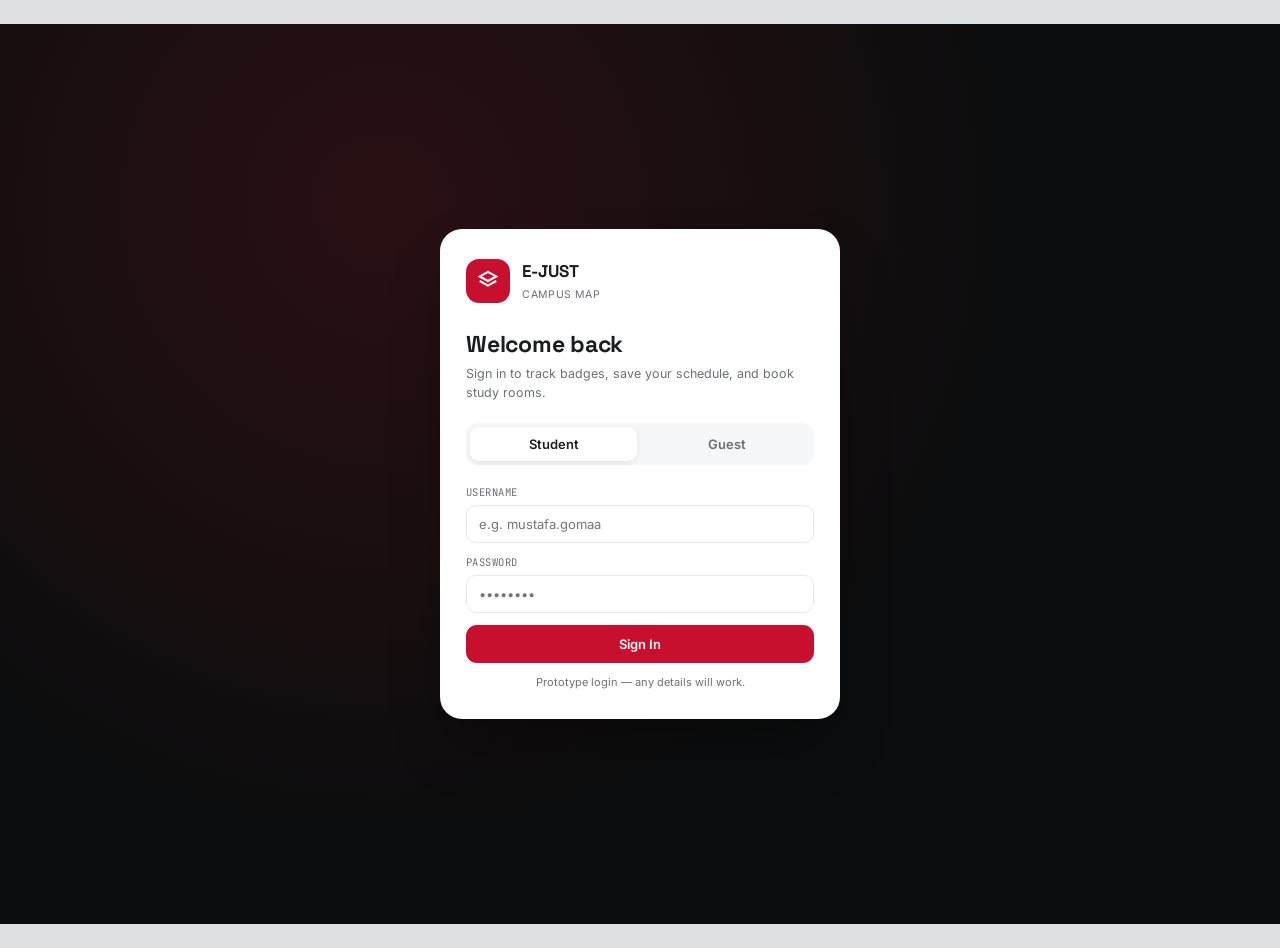
<file: index.html>
<!DOCTYPE html>
<html lang="en">
<head>
<meta charset="UTF-8">
<meta name="viewport" content="width=device-width, initial-scale=1.0">
<title>E-JUST Campus Map</title>
<link rel="preconnect" href="https://fonts.googleapis.com">
<link href="https://fonts.googleapis.com/css2?family=Space+Grotesk:wght@500;600;700&family=Inter:wght@400;500;600;700&family=JetBrains+Mono:wght@400;500;600&display=swap" rel="stylesheet">
<link rel="stylesheet" href="styles.css">
</head>
<body>
<div id="screen-login">
  <div class="login-card">
    <div class="login-logo">
      <div class="logo-mark" style="width:44px; height:44px; border-radius:13px;"><svg width="22" height="22" viewBox="0 0 24 24" fill="none" stroke="#fff" stroke-width="2.2"><path d="M12 2 3 7l9 5 9-5-9-5z"/><path d="M3 12l9 5 9-5"/></svg></div>
      <div><b>E-JUST</b><span>Campus Map</span></div>
    </div>
    <h1>Welcome back</h1>
    <p class="login-sub">Sign in to track badges, save your schedule, and book study rooms.</p>
    <div class="login-tabs">
      <button class="on" data-logintab="student">Student</button>
      <button data-logintab="guest">Guest</button>
    </div>
    <div id="login-student-form">
      <div class="field"><label>USERNAME</label><input type="text" id="login-username" placeholder="e.g. mustafa.gomaa"></div>
      <div class="field"><label>PASSWORD</label><input type="password" id="login-pass" placeholder="&bull;&bull;&bull;&bull;&bull;&bull;&bull;&bull;"></div>
      <button class="btn btn-primary btn-block" id="login-submit">Sign In</button>
      <p class="login-note">Prototype login &mdash; any details will work.</p>
    </div>
    <div id="login-guest-form" class="hidden">
      <p class="login-note" style="margin:6px 0 16px;">Browse the map, search buildings and doctors, and get directions without an account. Badges and schedule won\u2019t be saved.</p>
      <button class="btn btn-dark btn-block" id="login-guest-submit">Continue as Guest</button>
    </div>
  </div>
</div>

<div id="app-shell">
  <div class="topbar">
    <div class="logo-mark"><svg width="16" height="16" viewBox="0 0 24 24" fill="none" stroke="#fff" stroke-width="2.2"><path d="M12 2 3 7l9 5 9-5-9-5z"/><path d="M3 12l9 5 9-5"/></svg></div>
    <div class="logo-text"><b>E-JUST</b><span>Campus Map</span></div>
    <div class="topnav" id="topnav">
      <button data-nav="map"><span data-lbl="map">Map</span></button>
      <button data-nav="doctors"><span data-lbl="directory">Directory</span></button>
      <button data-nav="visitor"><span data-lbl="explore">Explore</span></button>
      <button data-nav="help"><span data-lbl="help">Help</span></button>
    </div>
    <div class="avatar" data-nav="profile" id="topbar-avatar">GU</div>
  </div>

  <div id="content"></div>

  <div class="bottombar" id="bottombar">
    <button data-nav="home"><svg viewBox="0 0 24 24" fill="none" stroke="currentColor" stroke-width="2"><path d="M3 11l9-7 9 7"/><path d="M5 10v10h14V10"/></svg><span class="lbl" data-lbl="home">Home</span></button>
    <button data-nav="map"><svg viewBox="0 0 24 24" fill="none" stroke="currentColor" stroke-width="2"><path d="M1 6v16l7-4 8 4 7-4V2l-7 4-8-4-7 4z"/></svg><span class="lbl" data-lbl="map">Map</span></button>
    <button data-nav="search"><svg viewBox="0 0 24 24" fill="none" stroke="currentColor" stroke-width="2"><circle cx="11" cy="11" r="7"/><line x1="21" y1="21" x2="16.65" y2="16.65"/></svg><span class="lbl" data-lbl="search">Search</span></button>
    <button data-nav="saved"><svg viewBox="0 0 24 24" fill="none" stroke="currentColor" stroke-width="2"><path d="M19 21l-7-4-7 4V5a2 2 0 0 1 2-2h10a2 2 0 0 1 2 2z"/></svg><span class="lbl" data-lbl="saved">Saved</span></button>
    <button data-nav="more"><svg viewBox="0 0 24 24" fill="none" stroke="currentColor" stroke-width="2"><circle cx="5" cy="12" r="1.6"/><circle cx="12" cy="12" r="1.6"/><circle cx="19" cy="12" r="1.6"/></svg><span class="lbl" data-lbl="more">More</span></button>
  </div>
</div>
<div id="toast" class="toast"></div>

<script src="app.js"></script>
</body>
</html>
</file>
<file: styles.css>
:root{
  --red:#C8102E;
  --red-dark:#9F0C24;
  --red-tint:#FBE7EA;
  --gold:#C89A44;
  --gold-tint:#F6EDDB;
  --ink:#1B1D1F;
  --ink-soft:#6B7076;
  --slate:#8A9099;
  --line:#E6E8EA;
  --bg:#F6F7F8;
  --white:#FFFFFF;
  --green:#1E8A4C;
  --surface-dark:#1B1D1F;
  --green-tint:#E3F3E9;
  --radius:16px;
  --shadow:0 10px 24px -12px rgba(27,29,31,0.16);
  --font-display:'Space Grotesk', sans-serif;
  --font-body:'Inter', sans-serif;
  --font-mono:'JetBrains Mono', monospace;
}
*{box-sizing:border-box;}

/* ===== CURSOR: pointer on every interactive element ===== */
button, .btn, select,
[data-nav], [data-action], [data-searchresult], [data-recent-term], [data-visitor-link],
[data-pin], [data-pin-select], [data-layer], [data-restab], [data-savedtab], [data-roomfilter],
[data-toggle-floor], [data-faq], [data-setting], [data-mode], [data-zoomctl], [data-crumb],
.acc-head, .faq-q, .switch, .avatar, .fchip, .tabbar button, .mode-tabs button,
.qcard, .pop-card, .res-row, .doc-row, .more-row, .saved-row, .room-tile, .sidebar-item,
.icon-btn, .bookmark-btn, .swap-btn, .mc-btn, .recent-chip button, .layer-item, .map-pin,
label.layer-item{
  cursor:pointer;
}
input[type="text"], input[type="email"], textarea{ cursor:text; }
input:disabled, button:disabled{ cursor:not-allowed; }
html,body{margin:0; padding:0;}
body{
  background:#DEE1E3; font-family:var(--font-body); color:var(--ink); -webkit-font-smoothing:antialiased;
  min-height:100vh; transition:background .2s;
}
body.dark{
  --ink:#F1F2F3; --ink-soft:#9AA0A6; --line:#2C2F33; --bg:#141618; --white:#1D2023; --red-tint:#3A1A1F; --gold-tint:#332A16;
  background:#0C0D0E;
}
body.dark .qcard, body.dark .card, body.dark .topbar, body.dark .bottombar, body.dark .searchbar,
body.dark .fchip, body.dark .recent-chip, body.dark .pop-card, body.dark .fromto, body.dark .stat-box,
body.dark .mode-tabs button, body.dark .tabbar button, body.dark .room-tile, body.dark .fp-cell,
body.dark .field select, body.dark .field input, body.dark .icon-btn, body.dark .bookmark-btn, body.dark .mc-btn, body.dark .my-loc, body.dark .sheet{
  background:var(--white); border-color:var(--line); color:var(--ink);
}
body.dark .map-canvas{background:var(--bg);}
[dir="rtl"] .back-link svg, [dir="rtl"] .chev{ transform:scaleX(-1); }
h1,h2,h3,h4{font-family:var(--font-display); margin:0; letter-spacing:-0.01em;}
p{margin:0;}
button{font-family:var(--font-body); cursor:pointer;}
a{color:inherit; text-decoration:none;}
.mono{font-family:var(--font-mono);}
::selection{background:var(--red); color:#fff;}
:focus-visible{outline:2px solid var(--red); outline-offset:2px;}
.hidden{display:none !important;}

/* ===== LOGIN SCREEN ===== */
#screen-login{
  min-height:100vh; display:flex; align-items:center; justify-content:center; padding:24px;
  background:radial-gradient(circle at 30% 20%, #2A1013 0%, #0C0D0E 55%);
}
.login-card{ width:100%; max-width:400px; background:var(--white,#fff); border-radius:22px; padding:30px 26px; box-shadow:0 30px 60px -20px rgba(0,0,0,.5); animation:fadeSlideIn .4s ease; }
.login-logo{ display:flex; align-items:center; gap:12px; margin-bottom:26px; }
.login-logo b{ font-family:var(--font-display); font-size:17px; display:block; }
.login-logo span{ font-size:10.5px; color:var(--ink-soft); text-transform:uppercase; letter-spacing:.06em; }
.login-card h1{ font-size:23px; margin-bottom:6px; }
.login-sub{ font-size:12.5px; color:var(--ink-soft); line-height:1.5; margin-bottom:20px; }
.login-tabs{ display:flex; gap:6px; background:var(--bg); border-radius:12px; padding:4px; margin-bottom:20px; }
.login-tabs button{ flex:1; background:none; border:none; border-radius:9px; padding:9px; font-size:13px; font-weight:600; color:var(--ink-soft); transition:background .18s ease, color .18s ease; }
.login-tabs button.on{ background:#fff; color:var(--ink); box-shadow:0 2px 6px rgba(0,0,0,.08); }
.login-note{ font-size:11px; color:var(--ink-soft); text-align:center; margin-top:12px; }
#login-guest-form{ animation:fadeSlideIn .25s ease; }
#login-student-form{ animation:fadeSlideIn .25s ease; }


#app-shell{
  max-width:460px; margin:0 auto; min-height:100vh; background:var(--bg);
  box-shadow:var(--shadow); position:relative; display:none; flex-direction:column;
}
#app-shell.active{ display:flex; }
@media(min-width:520px){ body{padding:24px 0;} #app-shell{border-radius:28px; overflow:hidden; min-height:calc(100vh - 48px);} }

/* ===== TOP BAR ===== */
.topbar{
  position:sticky; top:0; z-index:40; background:var(--white); border-bottom:1px solid var(--line);
  padding:12px 14px; display:flex; align-items:center; gap:10px;
}
.logo-mark{width:30px; height:30px; border-radius:9px; background:var(--red); display:flex; align-items:center; justify-content:center; flex-shrink:0;}
.logo-text{line-height:1.15;}
.logo-text b{font-family:var(--font-display); font-size:14px; display:block;}
.logo-text span{font-size:9.5px; color:var(--ink-soft); text-transform:uppercase; letter-spacing:.06em;}
.topnav{display:flex; gap:2px; margin-left:auto; flex-shrink:0;}
.topnav button{background:none; border:none; font-size:10.5px; color:var(--ink-soft); font-weight:600; padding:6px 7px; border-radius:7px;}
.topnav button.on{color:var(--red); background:var(--red-tint);}
.avatar{
  width:28px; height:28px; border-radius:50%; background:var(--surface-dark); color:#fff; display:flex; align-items:center;
  justify-content:center; font-size:10px; font-weight:700; flex-shrink:0; font-family:var(--font-display); margin-left:4px;
}

/* ===== BOTTOM TAB BAR ===== */
.bottombar{
  position:sticky; bottom:0; z-index:40; background:var(--white); border-top:1px solid var(--line);
  display:flex; padding:6px 4px 10px;
}
.bottombar button{
  flex:1; background:none; border:none; display:flex; flex-direction:column; align-items:center; gap:3px;
  color:var(--ink-soft); font-size:10.5px; font-weight:600; padding:6px 2px; border-radius:10px;
}
.bottombar button svg{width:20px; height:20px;}
.bottombar button.on{color:var(--red);}

/* ===== CONTENT ===== */
#content{flex:1; padding:16px 14px 24px;}
.back-link{display:flex; align-items:center; gap:6px; font-size:12.5px; font-weight:600; color:var(--ink-soft); margin-bottom:12px;}
.back-link svg{width:15px; height:15px;}
.back-link:hover{color:var(--ink);}

/* ===== CARDS / GENERIC ===== */
.card{background:var(--white); border:1px solid var(--line); border-radius:var(--radius); padding:16px;}
.card + .card{margin-top:12px;}
.section-title{font-size:14px; font-weight:700; margin-bottom:10px;}
.grid2{display:grid; grid-template-columns:1fr 1fr; gap:10px;}
.grid3{display:grid; grid-template-columns:1fr 1fr 1fr; gap:10px;}

.btn{display:inline-flex; align-items:center; justify-content:center; gap:6px; border:none; border-radius:11px; font-weight:600; font-size:13px; padding:11px 16px;}
.btn-block{width:100%;}
.btn-primary{background:var(--red); color:#fff;}
.btn-primary:hover{background:var(--red-dark);}
.btn-dark{background:var(--surface-dark); color:#fff;}
.btn-dark:hover{background:#000;}
.btn-ghost{background:var(--white); color:var(--ink); border:1.4px solid var(--line);}
.btn-ghost:hover{border-color:var(--ink);}
.btn-sm{padding:8px 12px; font-size:12px;}
.icon-btn{width:36px; height:36px; border-radius:10px; border:1.4px solid var(--line); background:#fff; display:flex; align-items:center; justify-content:center; flex-shrink:0;}
.icon-btn.on{background:var(--red-tint); border-color:var(--red);}

/* ===== HOME ===== */
.hero h1{font-size:24px; line-height:1.15; margin-bottom:6px;}
.hero p{font-size:12.5px; color:var(--ink-soft); line-height:1.5; margin-bottom:16px;}
.searchbar{
  display:flex; align-items:center; gap:8px; background:#fff; border:1.4px solid var(--line); border-radius:13px;
  padding:11px 12px; margin-bottom:18px;
}
.searchbar input{border:none; outline:none; flex:1; font-size:13.5px; font-family:var(--font-body); background:transparent;}
.searchbar svg{flex-shrink:0; color:var(--ink-soft);}
.searchbar button{background:var(--red); color:#fff; border:none; border-radius:9px; width:32px; height:32px; display:flex; align-items:center; justify-content:center; flex-shrink:0;}

.qgrid{display:grid; grid-template-columns:1fr 1fr 1fr; gap:10px; margin-bottom:18px;}
.qcard{background:#fff; border:1px solid var(--line); border-radius:14px; padding:14px 10px; text-align:left;}
.qcard .qi{width:34px; height:34px; border-radius:10px; background:var(--red-tint); display:flex; align-items:center; justify-content:center; margin-bottom:10px;}
.qcard .qi svg{width:17px; height:17px; color:var(--red);}
.qcard b{font-size:12.5px; display:block;}
.qcard span{font-size:10.5px; color:var(--ink-soft);}

.guide-card{background:var(--surface-dark); border-radius:16px; padding:18px; color:#fff; position:relative; overflow:hidden;}
.guide-card h4{font-size:15px; margin-bottom:6px;}
.guide-card p{font-size:12px; color:rgba(255,255,255,0.65); margin-bottom:14px; max-width:200px;}

/* ===== SEARCH PAGE ===== */
.chip-row{display:flex; gap:8px; overflow-x:auto; padding-bottom:4px; margin-bottom:16px;}
.chip-row::-webkit-scrollbar{display:none;}
.fchip{flex-shrink:0; padding:8px 14px; border-radius:999px; border:1.4px solid var(--line); background:#fff; font-size:12px; font-weight:600; color:var(--ink-soft); white-space:nowrap;}
.fchip.on{background:var(--surface-dark); color:#fff; border-color:var(--surface-dark);}

.recent-chip{display:inline-flex; align-items:center; gap:6px; background:#fff; border:1px solid var(--line); border-radius:999px; padding:6px 6px 6px 12px; font-size:12px; margin:0 8px 8px 0;}
.recent-chip button{background:var(--bg); border:none; border-radius:50%; width:18px; height:18px; display:flex; align-items:center; justify-content:center; font-size:11px; color:var(--ink-soft);}

.pop-card{background:#fff; border:1px solid var(--line); border-radius:14px; padding:12px; display:flex; align-items:center; gap:10px;}
.pop-card .qi{width:32px; height:32px; border-radius:9px; background:var(--gold-tint); display:flex; align-items:center; justify-content:center; flex-shrink:0;}
.pop-card .qi svg{width:15px; height:15px; color:var(--gold);}
.pop-card b{font-size:12px; display:block;}
.pop-card span{font-size:10.5px; color:var(--ink-soft);}

.promo-card{background:var(--red-tint); border-radius:16px; padding:16px; display:flex; gap:12px; align-items:center;}
.promo-card svg{flex-shrink:0;}
.promo-card b{font-size:13px; display:block; margin-bottom:2px;}
.promo-card p{font-size:11.5px; color:var(--ink-soft); margin-bottom:10px;}

/* ===== RESULT ROWS ===== */
.res-row{display:flex; align-items:center; gap:12px; padding:12px; border-bottom:1px solid var(--line);}
.res-row:last-child{border-bottom:none;}
.res-ic{width:38px; height:38px; border-radius:11px; display:flex; align-items:center; justify-content:center; flex-shrink:0; color:#fff; font-weight:700; font-family:var(--font-mono); font-size:13px;}
.res-main{flex:1; min-width:0;}
.res-main b{font-size:13.5px; display:block;}
.res-main span{font-size:11.5px; color:var(--ink-soft); display:block; margin-top:2px;}
.res-dist{font-family:var(--font-mono); font-size:11px; color:var(--ink-soft); flex-shrink:0; text-align:right;}
.res-dist b{color:var(--red); display:block; font-size:12px;}

/* ===== TABS (result / saved) ===== */
.tabbar{display:flex; gap:6px; overflow-x:auto; margin-bottom:14px;}
.tabbar button{flex-shrink:0; background:#fff; border:1.4px solid var(--line); border-radius:10px; padding:7px 11px; font-size:11.5px; font-weight:600; color:var(--ink-soft);}
.tabbar button.on{background:var(--surface-dark); color:#fff; border-color:var(--surface-dark);}

/* ===== BUILDING OVERVIEW ===== */
.b-head{display:flex; align-items:flex-start; justify-content:space-between; margin-bottom:14px;}
.b-head h1{font-size:20px;}
.b-head span{font-size:12px; color:var(--ink-soft);}
.b-ico{width:52px; height:52px; border-radius:14px; background:var(--gold-tint); display:flex; align-items:center; justify-content:center; flex-shrink:0;}
.b-actions{display:flex; gap:8px; margin-bottom:16px;}
.b-actions .btn{flex:1;}

.accordion{border:1px solid var(--line); border-radius:14px; overflow:hidden; background:#fff; margin-bottom:10px;}
.acc-head{display:flex; justify-content:space-between; align-items:center; padding:13px 14px; cursor:pointer; font-size:13.5px; font-weight:600;}
.acc-head svg{transition:transform .15s; color:var(--ink-soft); width:16px; height:16px;}
.accordion.open .acc-head svg{transform:rotate(180deg);}
/* .acc-body base + open-state rules now defined in the ANIMATIONS block below (grid-based smooth expand) */
.room-tile{
  background:var(--bg); border:1px solid var(--line); border-radius:10px; padding:10px; text-align:left;
}
.room-tile b{font-size:12.5px; display:block; font-family:var(--font-mono);}
.room-tile span{font-size:10.5px; color:var(--ink-soft); display:block; margin-top:2px;}
.room-tile.avail-yes{border-color:var(--green); background:var(--green-tint);}
.room-tile.avail-no{border-color:var(--red); background:var(--red-tint);}

/* ===== MAP PAGE ===== */
.layer-panel{margin-bottom:12px;}
.layer-list{display:grid; grid-template-columns:1fr 1fr; gap:8px; margin-top:10px;}
.layer-item{display:flex; align-items:center; gap:8px; font-size:12px;}
.layer-item input{accent-color:var(--red); width:15px; height:15px;}
.map-canvas{position:relative; border-radius:16px; overflow:hidden; background:var(--bg); border:1px solid var(--line);}
.map-canvas svg{display:block; width:100%; height:auto;}
.map-controls{position:absolute; right:10px; bottom:64px; display:flex; flex-direction:column; gap:6px;}
.mc-btn{width:34px; height:34px; border-radius:9px; background:#fff; border:1px solid var(--line); box-shadow:var(--shadow); display:flex; align-items:center; justify-content:center; font-size:16px;}
.my-loc{position:absolute; left:10px; bottom:10px; background:#fff; border:1px solid var(--line); border-radius:10px; padding:8px 12px; font-size:11.5px; font-weight:600; display:flex; align-items:center; gap:6px; box-shadow:var(--shadow);}
.map-pin{cursor:pointer;}
.map-pin text.lbl{font-family:var(--font-mono); font-size:8.5px; fill:var(--ink-soft);}
.map-pin.you circle.pulse{animation:pulse 1.8s ease-out infinite;}
@keyframes pulse{0%{r:8; opacity:.6;} 100%{r:20; opacity:0;}}
.route-line{stroke-dasharray:6 6; animation:dash 1.2s linear infinite;}
@keyframes dash{to{stroke-dashoffset:-24;}}

.sheet{
  position:fixed; left:0; right:0; bottom:0; max-width:460px; margin:0 auto; background:#fff; border-radius:20px 20px 0 0;
  box-shadow:0 -10px 30px -6px rgba(0,0,0,0.25); padding:16px 16px 22px; z-index:120; animation:sheetup .18s ease;
}
@keyframes sheetup{from{transform:translateY(14px); opacity:0;} to{transform:translateY(0); opacity:1;}}
.sheet-bar{width:36px; height:4px; background:var(--line); border-radius:2px; margin:0 auto 12px;}

/* ===== ROOM DETAIL ===== */
.floorplan{display:grid; grid-template-columns:repeat(3,1fr); gap:6px; margin-bottom:6px;}
.fp-cell{aspect-ratio:1; border-radius:9px; background:var(--bg); border:1px solid var(--line); display:flex; align-items:center; justify-content:center; font-family:var(--font-mono); font-size:11px; color:var(--ink-soft);}
.fp-cell.active{background:var(--red); color:#fff; border-color:var(--red); font-weight:700;}
.detail-grid{display:grid; grid-template-columns:1fr 1fr; gap:12px; margin:14px 0;}
.detail-grid div span{font-size:10px; color:var(--ink-soft); text-transform:uppercase; font-family:var(--font-mono); letter-spacing:.04em;}
.detail-grid div b{display:block; font-size:13px; margin-top:2px;}
.facility-row{display:flex; gap:16px; margin-top:6px;}
.facility-row div{display:flex; flex-direction:column; align-items:center; gap:5px; font-size:10.5px; color:var(--ink-soft);}
.facility-row svg{width:18px; height:18px; color:var(--ink);}
.sticky-actions{display:flex; gap:8px; margin-top:16px;}
.sticky-actions .btn{flex:1;}

/* ===== DIRECTIONS ===== */
.mode-tabs{display:flex; gap:6px; margin-bottom:14px;}
.mode-tabs button{flex:1; background:#fff; border:1.4px solid var(--line); border-radius:11px; padding:9px 4px; font-size:11px; font-weight:600; color:var(--ink-soft); display:flex; flex-direction:column; align-items:center; gap:4px;}
.mode-tabs button.on{background:var(--surface-dark); color:#fff; border-color:var(--surface-dark);}
.mode-tabs svg{width:16px; height:16px;}
.fromto{background:#fff; border:1px solid var(--line); border-radius:14px; padding:4px; margin-bottom:14px; position:relative;}
.ft-row{display:flex; align-items:center; gap:10px; padding:10px 10px;}
.ft-dot{width:8px; height:8px; border-radius:50%; flex-shrink:0;}
.ft-row select{border:none; outline:none; font-size:13px; background:transparent; width:100%; font-family:var(--font-body); color:var(--ink);}
.ft-divider{height:1px; background:var(--line); margin:0 10px;}
.swap-btn{position:absolute; right:8px; top:50%; transform:translateY(-50%); width:30px; height:30px; border-radius:50%; background:var(--bg); border:1px solid var(--line); display:flex; align-items:center; justify-content:center;}
.stat-row{display:flex; gap:10px; margin-bottom:14px;}
.stat-box{flex:1; background:#fff; border:1px solid var(--line); border-radius:12px; padding:12px; text-align:center;}
.stat-box b{font-size:18px; display:block; font-family:var(--font-mono);}
.stat-box span{font-size:10px; color:var(--ink-soft); text-transform:uppercase; letter-spacing:.04em;}
.acc-toggle{display:flex; align-items:center; justify-content:space-between; padding:2px 2px 14px;}
.acc-toggle span{font-size:12px; color:var(--ink-soft);}
.step-row{display:flex; gap:10px; padding:11px 0; border-bottom:1px solid var(--line);}
.step-row:last-child{border-bottom:none;}
.step-num{width:24px; height:24px; border-radius:50%; background:var(--surface-dark); color:#fff; display:flex; align-items:center; justify-content:center; font-size:11px; font-family:var(--font-mono); flex-shrink:0;}
.step-row p{font-size:12.5px; line-height:1.5;}
.step-row p b{display:block; font-size:12.5px;}
.step-row p .sd{font-family:var(--font-mono); font-size:10.5px; color:var(--ink-soft);}

/* ===== DOCTORS ===== */
.doc-row{display:flex; align-items:center; gap:12px; padding:12px; border-bottom:1px solid var(--line);}
.doc-row:last-child{border-bottom:none;}
.doc-photo{width:42px; height:42px; border-radius:50%; background:var(--surface-dark); color:#fff; display:flex; align-items:center; justify-content:center; font-family:var(--font-display); font-weight:700; font-size:13px; flex-shrink:0;}
.doc-main{flex:1; min-width:0;}
.doc-main b{font-size:13.5px; display:block;}
.doc-main .dept{font-size:11.5px; color:var(--red); font-weight:600;}
.doc-main .loc{font-size:11px; color:var(--ink-soft); margin-top:2px;}
.bookmark-btn{width:32px; height:32px; border-radius:9px; border:1.4px solid var(--line); background:#fff; display:flex; align-items:center; justify-content:center; flex-shrink:0;}
.bookmark-btn.on{background:var(--red); border-color:var(--red);}
.bookmark-btn.on svg{color:#fff;}
.field select, .field input{width:100%; padding:10px 12px; border-radius:10px; border:1.4px solid var(--line); font-size:13px; background:#fff; font-family:var(--font-body); color:var(--ink);}
.field{margin-bottom:12px;}
.field label{font-size:10.5px; color:var(--ink-soft); text-transform:uppercase; letter-spacing:.04em; display:block; margin-bottom:6px; font-family:var(--font-mono);}

/* ===== VISITOR GUIDE ===== */
.vg-step{display:flex; gap:12px; padding:12px 0; border-bottom:1px solid var(--line);}
.vg-step:last-child{border-bottom:none;}
.vg-num{width:26px; height:26px; border-radius:50%; background:var(--red); color:#fff; font-family:var(--font-mono); font-size:12px; display:flex; align-items:center; justify-content:center; flex-shrink:0;}
.vg-step b{font-size:13px; display:block;}
.vg-step span{font-size:11.5px; color:var(--ink-soft);}
.help-card{background:var(--surface-dark); color:#fff; border-radius:16px; padding:16px; display:flex; gap:12px; align-items:center; margin-top:12px;}
.help-ic{width:40px; height:40px; border-radius:11px; background:rgba(255,255,255,0.12); display:flex; align-items:center; justify-content:center; flex-shrink:0;}
.help-card b{font-size:13px; display:block;}
.help-card p{font-size:11.5px; color:rgba(255,255,255,0.6); margin-top:2px;}

/* ===== SAVED ===== */
.saved-row{display:flex; align-items:center; gap:12px; padding:12px; border-bottom:1px solid var(--line);}
.saved-row:last-child{border-bottom:none;}
.saved-x{width:26px; height:26px; border-radius:50%; background:var(--bg); border:none; display:flex; align-items:center; justify-content:center; color:var(--ink-soft); flex-shrink:0;}

/* ===== MORE MENU ===== */
.more-row{display:flex; align-items:center; gap:12px; padding:13px; border-bottom:1px solid var(--line);}
.more-row:last-child{border-bottom:none;}
.more-ic{width:34px; height:34px; border-radius:10px; background:var(--bg); display:flex; align-items:center; justify-content:center; flex-shrink:0;}
.more-row b{font-size:13px; flex:1;}
.more-row svg.chev{width:15px; height:15px; color:var(--ink-soft);}

/* ===== FAQ / SETTINGS ===== */
.faq-item{border-bottom:1px solid var(--line); padding:12px 0;}
.faq-item:last-child{border-bottom:none;}
.faq-q{display:flex; justify-content:space-between; align-items:center; font-size:13px; font-weight:600; cursor:pointer;}
.faq-q svg{width:15px; height:15px; transition:transform .15s; color:var(--ink-soft);}
.faq-item.open .faq-q svg{transform:rotate(45deg);}
.faq-a{font-size:12px; color:var(--ink-soft); margin-top:8px; line-height:1.55; display:none;}
.faq-item.open .faq-a{display:block;}
.toggle-row{display:flex; justify-content:space-between; align-items:center; padding:12px 0; border-bottom:1px solid var(--line);}
.toggle-row:last-child{border-bottom:none;}
.toggle-row b{font-size:13px; display:block;}
.toggle-row span{font-size:11px; color:var(--ink-soft);}
.switch{position:relative; width:40px; height:23px; background:var(--line); border-radius:999px; flex-shrink:0;}
.switch.on{background:var(--red);}
.switch .knob{position:absolute; top:3px; left:3px; width:17px; height:17px; background:#fff; border-radius:50%; transition:left .15s;}
.switch.on .knob{left:20px;}

.empty{text-align:center; padding:50px 16px; color:var(--ink-soft);}
.empty svg{margin-bottom:12px; opacity:.5;}
.empty h4{font-size:14px; color:var(--ink); margin-bottom:6px;}
.empty p{font-size:12px;}

.toast{
  position:fixed; bottom:78px; left:50%; transform:translateX(-50%) translateY(10px); background:var(--surface-dark); color:#fff;
  padding:11px 18px; border-radius:10px; font-size:12.5px; opacity:0; transition:opacity .2s, transform .2s; z-index:200;
}
.toast.show{opacity:1; transform:translateX(-50%) translateY(0);}

.badge-toast{
  position:fixed; top:16px; left:0; right:0; margin:0 auto; max-width:420px; width:calc(100% - 32px); z-index:250;
  background:linear-gradient(135deg, var(--red), var(--red-dark)); color:#fff; border-radius:14px; padding:12px 16px;
  display:flex; align-items:center; gap:12px; box-shadow:0 14px 30px -10px rgba(200,16,46,.5); opacity:0;
  transform:translateY(-30px); transition:opacity .3s cubic-bezier(.34,1.56,.64,1), transform .3s cubic-bezier(.34,1.56,.64,1);
}
.badge-toast.show{ opacity:1; transform:translateY(0); }
.badge-toast-ic{ width:38px; height:38px; border-radius:11px; background:rgba(255,255,255,.18); display:flex; align-items:center; justify-content:center; flex-shrink:0; animation:pop .5s ease .1s backwards; }
.badge-toast b{ font-size:10.5px; text-transform:uppercase; letter-spacing:.05em; opacity:.85; display:block; }
.badge-toast span{ font-size:14px; font-weight:700; display:block; }

/* ============================================================
   ANIMATIONS
   ============================================================ */
@keyframes fadeSlideIn{ from{opacity:0; transform:translateY(10px);} to{opacity:1; transform:translateY(0);} }
.page-enter{ animation:fadeSlideIn .3s cubic-bezier(.22,.9,.32,1); }
@keyframes stepIn{ from{opacity:0; transform:translateX(-8px);} to{opacity:1; transform:translateX(0);} }
@keyframes pinDrop{ from{opacity:0; transform:translateY(-8px) scale(.7);} to{opacity:1; transform:translateY(0) scale(1);} }
.map-pin{ animation:pinDrop .4s cubic-bezier(.34,1.56,.64,1) backwards; }
.map-pin.no-anim{ animation:none; }
@keyframes pop{ 0%{transform:scale(1);} 45%{transform:scale(1.35);} 100%{transform:scale(1);} }
.icon-btn.on, .bookmark-btn.on{ animation:pop .35s ease; }
@keyframes pulse2{ 0%{box-shadow:0 0 0 0 rgba(30,138,76,.5);} 100%{box-shadow:0 0 0 8px rgba(30,138,76,0);} }

/* buttons & pressables */
.btn{ transition:transform .12s ease, background .15s ease, box-shadow .15s ease; }
.btn:active{ transform:scale(.96); }
.icon-btn, .bookmark-btn, .mc-btn, .swap-btn{ transition:transform .12s ease, background .15s ease; }
.icon-btn:active, .bookmark-btn:active, .mc-btn:active, .swap-btn:active{ transform:scale(.9); }
.qcard, .pop-card, .room-tile, .guide-card, .promo-card{ transition:transform .16s ease, box-shadow .16s ease; }
.qcard:active, .pop-card:active, .room-tile:active{ transform:scale(.96); }
.res-row, .doc-row, .more-row, .saved-row{ transition:background .15s ease; }
.res-row:active, .doc-row:active, .more-row:active{ background:var(--bg); }
@media(hover:hover){
  .qcard:hover{ transform:translateY(-2px); box-shadow:var(--shadow); }
  .pop-card:hover{ transform:translateY(-1px); box-shadow:var(--shadow); }
  .room-tile:hover{ transform:translateY(-1px); }
  .res-row:hover, .doc-row:hover, .more-row:hover{ background:var(--bg); }
}
.fchip, .tabbar button, .mode-tabs button{ transition:background .18s ease, color .18s ease, transform .12s ease; }
.fchip:active, .tabbar button:active, .mode-tabs button:active{ transform:scale(.95); }

/* bottom / top nav */
.bottombar button svg{ transition:transform .22s cubic-bezier(.34,1.56,.64,1); }
.bottombar button.on svg{ transform:translateY(-2px) scale(1.08); }
.topnav button{ transition:background .18s ease, color .18s ease; }

/* smooth accordion */
.acc-body{ max-height:0; overflow:hidden; transition:max-height .32s cubic-bezier(.4,0,.2,1); }
.accordion.open .acc-body{ max-height:1000px; }
.acc-body-inner{ padding:2px 14px 14px; }
.accordion.open .acc-head svg{ transition:transform .22s ease; }

/* golf cart request flow */
.golfcart-card{ animation:fadeSlideIn .25s ease; }
.cart-spinner{ width:44px; height:44px; border-radius:12px; background:var(--red-tint); display:flex; align-items:center; justify-content:center; animation:cartBounce 1s ease-in-out infinite; flex-shrink:0; }
@keyframes cartBounce{ 0%,100%{transform:translateX(0);} 50%{transform:translateX(4px);} }
.pulse-dots{ display:flex; gap:6px; }
.pulse-dots span{ width:7px; height:7px; border-radius:50%; background:var(--red); opacity:.3; animation:dotPulse 1.2s ease-in-out infinite; }
.pulse-dots span:nth-child(2){ animation-delay:.15s; }
.pulse-dots span:nth-child(3){ animation-delay:.3s; }
@keyframes dotPulse{ 0%,80%,100%{opacity:.25; transform:scale(.85);} 40%{opacity:1; transform:scale(1);} }
.cart-track{ position:relative; height:6px; background:var(--line); border-radius:999px; margin-top:4px; overflow:visible; }
.cart-track-fill{ position:absolute; left:0; top:0; height:100%; width:40%; background:var(--red); border-radius:999px; animation:trackFill 2.2s ease-in-out infinite alternate; }
@keyframes trackFill{ from{width:8%;} to{width:88%;} }
.cart-icon-moving{ position:absolute; top:50%; left:8%; transform:translate(-50%,-50%); width:22px; height:22px; border-radius:50%; background:var(--red); display:flex; align-items:center; justify-content:center; animation:cartMove 2.2s ease-in-out infinite alternate; box-shadow:0 2px 6px rgba(200,16,46,.4); }
@keyframes cartMove{ from{left:8%;} to{left:88%;} }

/* toast */
.toast{ transition:opacity .25s cubic-bezier(.34,1.56,.64,1), transform .25s cubic-bezier(.34,1.56,.64,1); }

/* pin sheet slide already has sheetup */
/* ===== badges page ===== */
.page-head-row{ display:flex; justify-content:space-between; align-items:center; margin-bottom:4px; }
.lb-row{ display:flex; align-items:center; gap:10px; padding:11px 0; border-bottom:1px solid var(--line); }
.lb-row:last-child{ border-bottom:none; }
.lb-row.lb-me{ background:var(--red-tint); margin:0 -12px; padding:11px 12px; border-radius:10px; border-bottom:none; }
.lb-rank{ width:24px; height:24px; border-radius:50%; background:var(--bg); color:var(--ink-soft); font-family:var(--font-mono); font-weight:700; font-size:11px; display:flex; align-items:center; justify-content:center; flex-shrink:0; }
.badge-grid{ display:grid; grid-template-columns:1fr 1fr; gap:10px; }
.badge-cell{ background:#fff; border:1px solid var(--line); border-radius:14px; padding:14px; text-align:center; position:relative; }
.badge-cell.locked{ opacity:.45; }
.badge-cell .b-ic{ width:44px; height:44px; border-radius:13px; background:var(--red-tint); display:flex; align-items:center; justify-content:center; margin:0 auto 10px; }
.badge-cell.locked .b-ic{ background:var(--bg); }
.badge-cell.unlocked{ animation:pop .35s ease; }
.badge-cell b{ font-size:12px; display:block; margin-bottom:3px; }
.badge-cell span{ font-size:10.5px; color:var(--ink-soft); line-height:1.4; display:block; }
.badge-cell .lock-ic{ position:absolute; top:8px; right:8px; opacity:.5; }
.badge-progress-bar{ height:8px; border-radius:999px; background:var(--line); overflow:hidden; margin:10px 0 4px; }
.badge-progress-fill{ height:100%; background:var(--red); border-radius:999px; transition:width .4s ease; }

/* ===== schedule ===== */
.next-class-card{ background:linear-gradient(135deg, var(--surface-dark), #2A2E33); color:#fff; border-radius:16px; padding:16px; margin-bottom:16px; transition:background .25s ease; }
.next-class-card.urgent{ background:linear-gradient(135deg, var(--red), var(--red-dark)); animation:urgentPulse 1.8s ease-in-out infinite; }
@keyframes urgentPulse{ 0%,100%{ box-shadow:0 0 0 0 rgba(200,16,46,.35); } 50%{ box-shadow:0 0 0 8px rgba(200,16,46,0); } }
.next-class-card .nc-label{ font-size:10.5px; text-transform:uppercase; letter-spacing:.06em; opacity:.75; margin-bottom:6px; display:flex; align-items:center; gap:5px; }
.next-class-card h4{ font-size:16px; margin-bottom:4px; }
.next-class-card .nc-meta{ font-size:12px; opacity:.75; margin-bottom:12px; }
.next-class-card .nc-stats{ display:flex; gap:16px; }
.next-class-card .nc-stat b{ font-family:var(--font-mono); font-size:17px; display:block; }
.next-class-card .nc-stat span{ font-size:10px; opacity:.6; text-transform:uppercase; }
.class-row{ display:flex; align-items:center; gap:12px; padding:12px; border-bottom:1px solid var(--line); }
.class-row:last-child{ border-bottom:none; }
.class-day-chip{ width:40px; height:40px; border-radius:11px; background:var(--red-tint); color:var(--red); display:flex; align-items:center; justify-content:center; font-family:var(--font-mono); font-weight:700; font-size:11px; flex-shrink:0; }

/* ===== study room booking / occupancy ===== */
.occ-bar-wrap{ display:flex; align-items:center; gap:10px; margin-top:8px; }
.occ-bar{ flex:1; height:9px; border-radius:999px; background:var(--line); overflow:hidden; }
.occ-bar-fill{ height:100%; border-radius:999px; transition:width .3s ease; }
.slot-grid{ display:grid; grid-template-columns:repeat(4,1fr); gap:8px; margin-top:10px; }
.slot-btn{ padding:9px 4px; border-radius:9px; border:1.4px solid var(--line); background:#fff; font-size:11px; font-weight:600; font-family:var(--font-mono); color:var(--ink-soft); }
.slot-btn.booked-mine{ background:var(--red); border-color:var(--red); color:#fff; }
.slot-btn.booked-other{ background:var(--bg); border-color:var(--line); color:var(--ink-soft); text-decoration:line-through; }
.study-room-card{ background:#fff; border:1px solid var(--line); border-radius:14px; padding:14px; margin-bottom:10px; }

/* ===== QR check-in overlay ===== */
.qr-overlay{ position:fixed; inset:0; background:rgba(10,12,13,.82); z-index:300; display:flex; align-items:center; justify-content:center; padding:24px; animation:fadeSlideIn .2s ease; }
.qr-modal{ background:var(--surface-dark); border-radius:22px; padding:28px 24px 26px; width:100%; max-width:320px; text-align:center; position:relative; }
.qr-close{ position:absolute; top:12px; right:12px; width:28px; height:28px; border-radius:50%; background:rgba(255,255,255,.1); border:none; color:#fff; font-size:16px; }
.qr-viewfinder{ position:relative; width:180px; height:180px; margin:8px auto 18px; border-radius:16px; overflow:hidden; background:#fff; }
.qr-code-art{ width:100%; height:100%; }
.qr-scanline{ position:absolute; left:6%; right:6%; height:2.5px; background:var(--red); box-shadow:0 0 10px 2px rgba(200,16,46,.7); animation:qrScan 1.6s ease-in-out infinite; }
@keyframes qrScan{ 0%{top:6%;} 50%{top:92%;} 100%{top:6%;} }
.qr-corner{ position:absolute; width:22px; height:22px; border-color:var(--red); }
.qr-corner.tl{ top:6px; left:6px; border-top:3px solid; border-left:3px solid; border-radius:6px 0 0 0; }
.qr-corner.tr{ top:6px; right:6px; border-top:3px solid; border-right:3px solid; border-radius:0 6px 0 0; }
.qr-corner.bl{ bottom:6px; left:6px; border-bottom:3px solid; border-left:3px solid; border-radius:0 0 0 6px; }
.qr-corner.br{ bottom:6px; right:6px; border-bottom:3px solid; border-right:3px solid; border-radius:0 0 6px 0; }
.qr-status{ color:#fff; font-size:14.5px; font-weight:700; margin-bottom:4px; }
.qr-substatus{ color:rgba(255,255,255,.55); font-size:12px; }
.qr-success-ic{ width:64px; height:64px; border-radius:50%; background:var(--green); display:flex; align-items:center; justify-content:center; margin:8px auto 18px; animation:pop .4s ease; }
</file>
